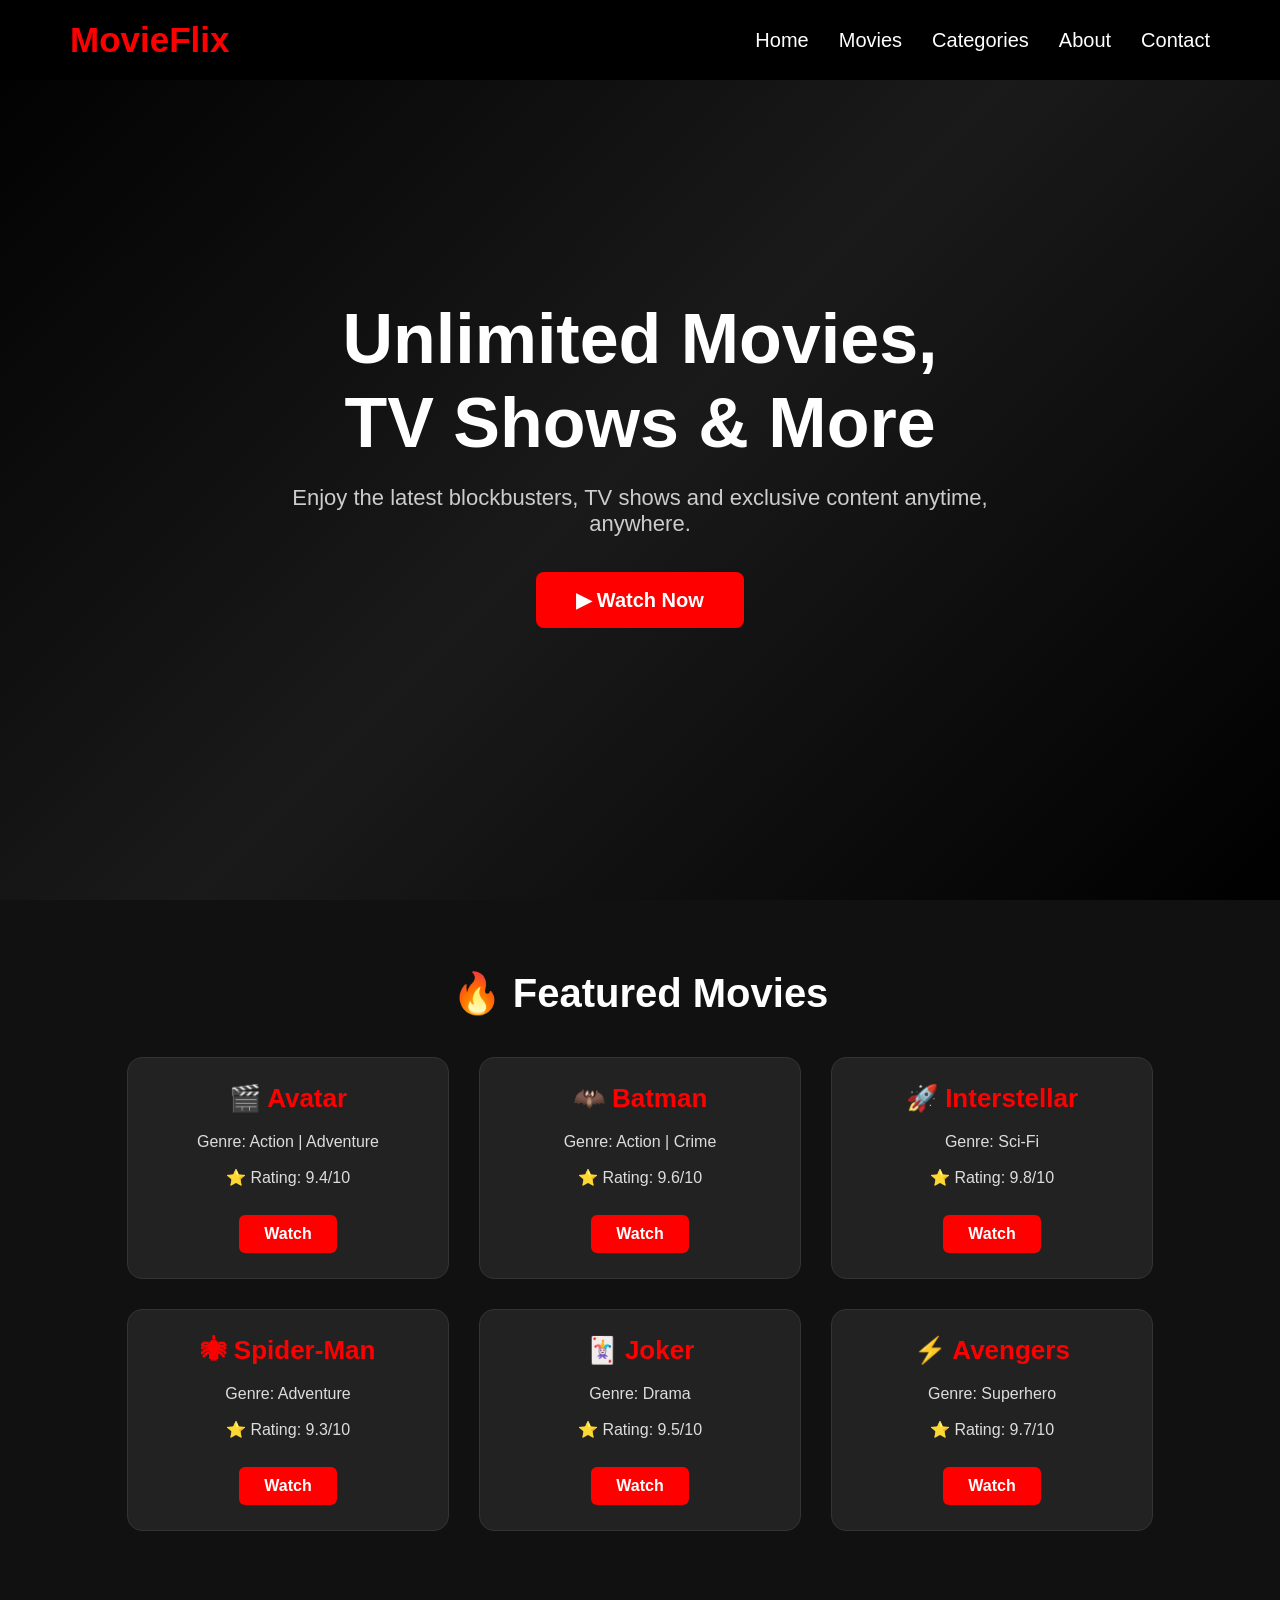
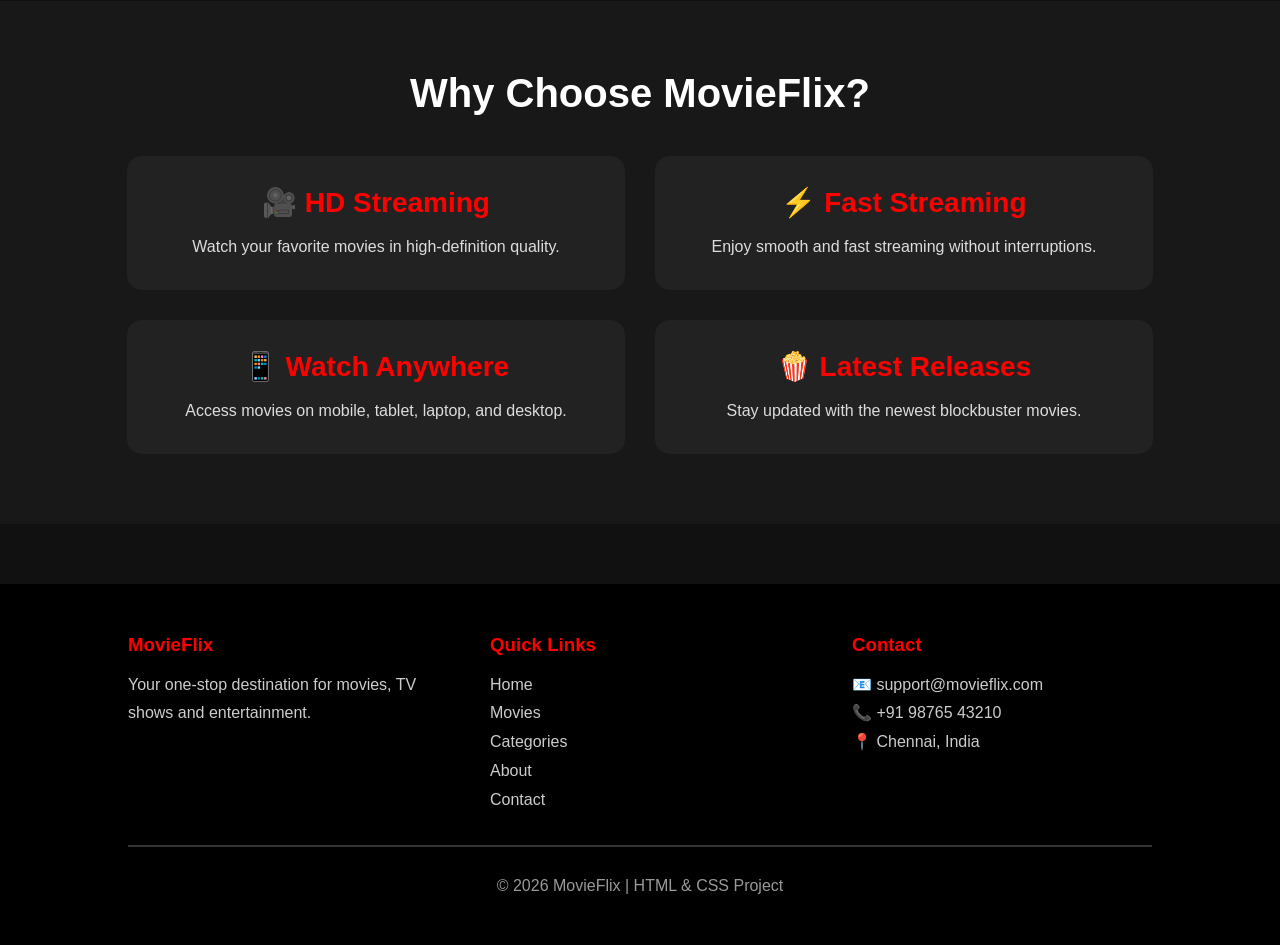
<file: index.html>
<!DOCTYPE html>
<html lang="en">

<head>
    <meta charset="UTF-8">
    <meta name="viewport" content="width=device-width, initial-scale=1.0">
    <title>MovieFlix</title>
    <link rel="stylesheet" href="style.css">
</head>

<body>
    <body>

<header>

<nav>

<h2 class="logo">MovieFlix</h2>

<ul>

<li><a href="index.html">Home</a></li>

<li><a href="movies.html">Movies</a></li>

<li><a href="categories.html">Categories</a></li>

<li><a href="about.html">About</a></li>

<li><a href="contact.html">Contact</a></li>

</ul>

</nav>
<section class="hero">

    <h1>Unlimited Movies,<br>TV Shows & More</h1>

    <p>Enjoy the latest blockbusters, TV shows and exclusive content anytime, anywhere.</p>

    <a href="movies.html" class="btn">▶ Watch Now</a>

</section>

</header>
<!-- Featured Movies -->

<section class="movies">

    <h2>🔥 Featured Movies</h2>

    <div class="movie-container">

        <div class="card">
            <h3>🎬 Avatar</h3>
            <p>Genre: Action | Adventure</p>
            <p>⭐ Rating: 9.4/10</p>
            <a href="movies.html" class="watch-btn">Watch</a>
        </div>

        <div class="card">
            <h3>🦇 Batman</h3>
            <p>Genre: Action | Crime</p>
            <p>⭐ Rating: 9.6/10</p>
            <a href="movies.html" class="watch-btn">Watch</a>
        </div>

        <div class="card">
            <h3>🚀 Interstellar</h3>
            <p>Genre: Sci-Fi</p>
            <p>⭐ Rating: 9.8/10</p>
            <a href="movies.html" class="watch-btn">Watch</a>
        </div>

        <div class="card">
            <h3>🕷 Spider-Man</h3>
            <p>Genre: Adventure</p>
            <p>⭐ Rating: 9.3/10</p>
            <a href="movies.html" class="watch-btn">Watch</a>
        </div>

        <div class="card">
            <h3>🃏 Joker</h3>
            <p>Genre: Drama</p>
            <p>⭐ Rating: 9.5/10</p>
            <a href="movies.html" class="watch-btn">Watch</a>
        </div>

        <div class="card">
            <h3>⚡ Avengers</h3>
            <p>Genre: Superhero</p>
            <p>⭐ Rating: 9.7/10</p>
            <a href="movies.html" class="watch-btn">Watch</a>
        </div>

    </div>

</section>

<!-- Why Choose MovieFlix -->

<section class="features">

    <h2>Why Choose MovieFlix?</h2>

    <div class="feature-container">

        <div class="feature-card">
            <h3>🎥 HD Streaming</h3>
            <p>Watch your favorite movies in high-definition quality.</p>
        </div>

        <div class="feature-card">
            <h3>⚡ Fast Streaming</h3>
            <p>Enjoy smooth and fast streaming without interruptions.</p>
        </div>

        <div class="feature-card">
            <h3>📱 Watch Anywhere</h3>
            <p>Access movies on mobile, tablet, laptop, and desktop.</p>
        </div>

        <div class="feature-card">
            <h3>🍿 Latest Releases</h3>
            <p>Stay updated with the newest blockbuster movies.</p>
        </div>

    </div>

</section>
<!-- Footer -->

<footer>

    <div class="footer-container">

        <div class="footer-box">
            <h3>MovieFlix</h3>
            <p>Your one-stop destination for movies, TV shows and entertainment.</p>
        </div>

        <div class="footer-box">
            <h3>Quick Links</h3>
            <p><a href="index.html">Home</a></p>
            <p><a href="movies.html">Movies</a></p>
            <p><a href="categories.html">Categories</a></p>
            <p><a href="about.html">About</a></p>
            <p><a href="contact.html">Contact</a></p>
        </div>

        <div class="footer-box">
            <h3>Contact</h3>
            <p>📧 support@movieflix.com</p>
            <p>📞 +91 98765 43210</p>
            <p>📍 Chennai, India</p>
        </div>

    </div>

    <hr>

    <p class="copyright">
        © 2026 MovieFlix | HTML & CSS Project
    </p>

</footer>

</body>

</body>

</html>
</file>
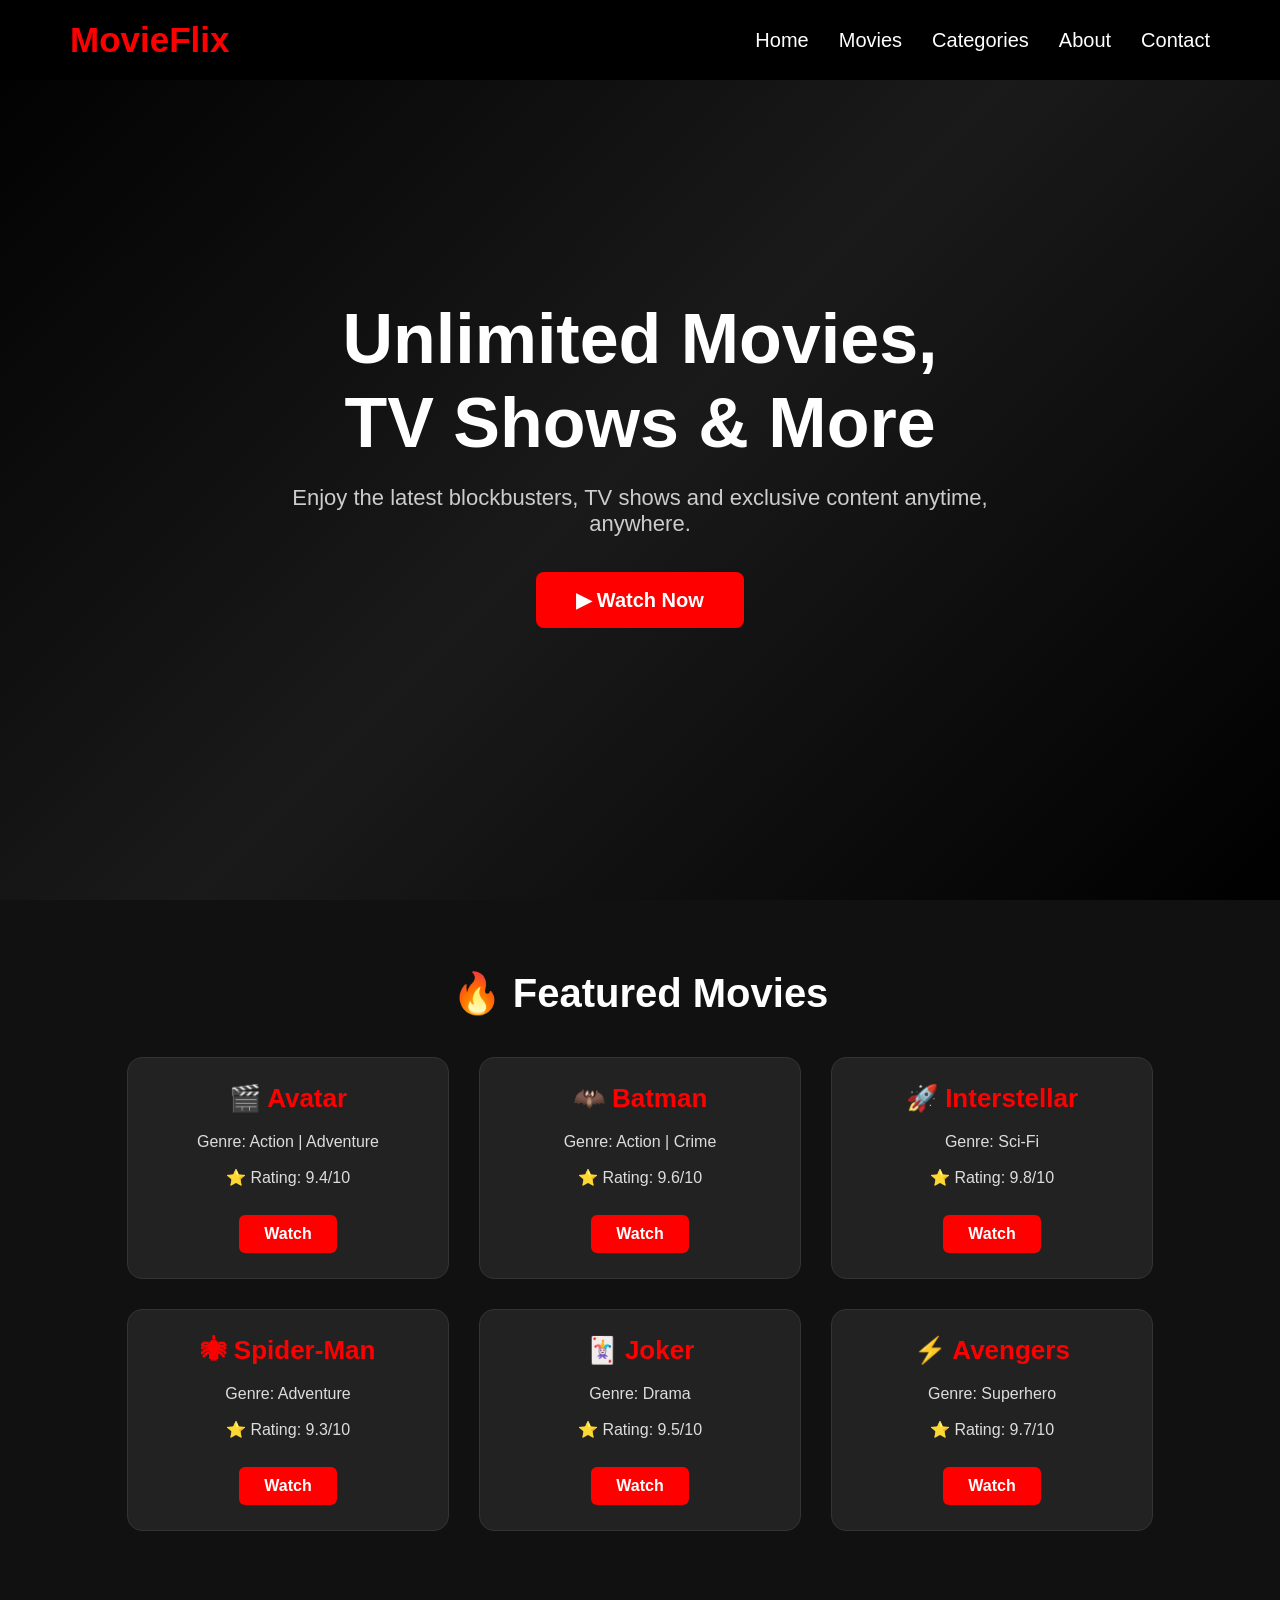
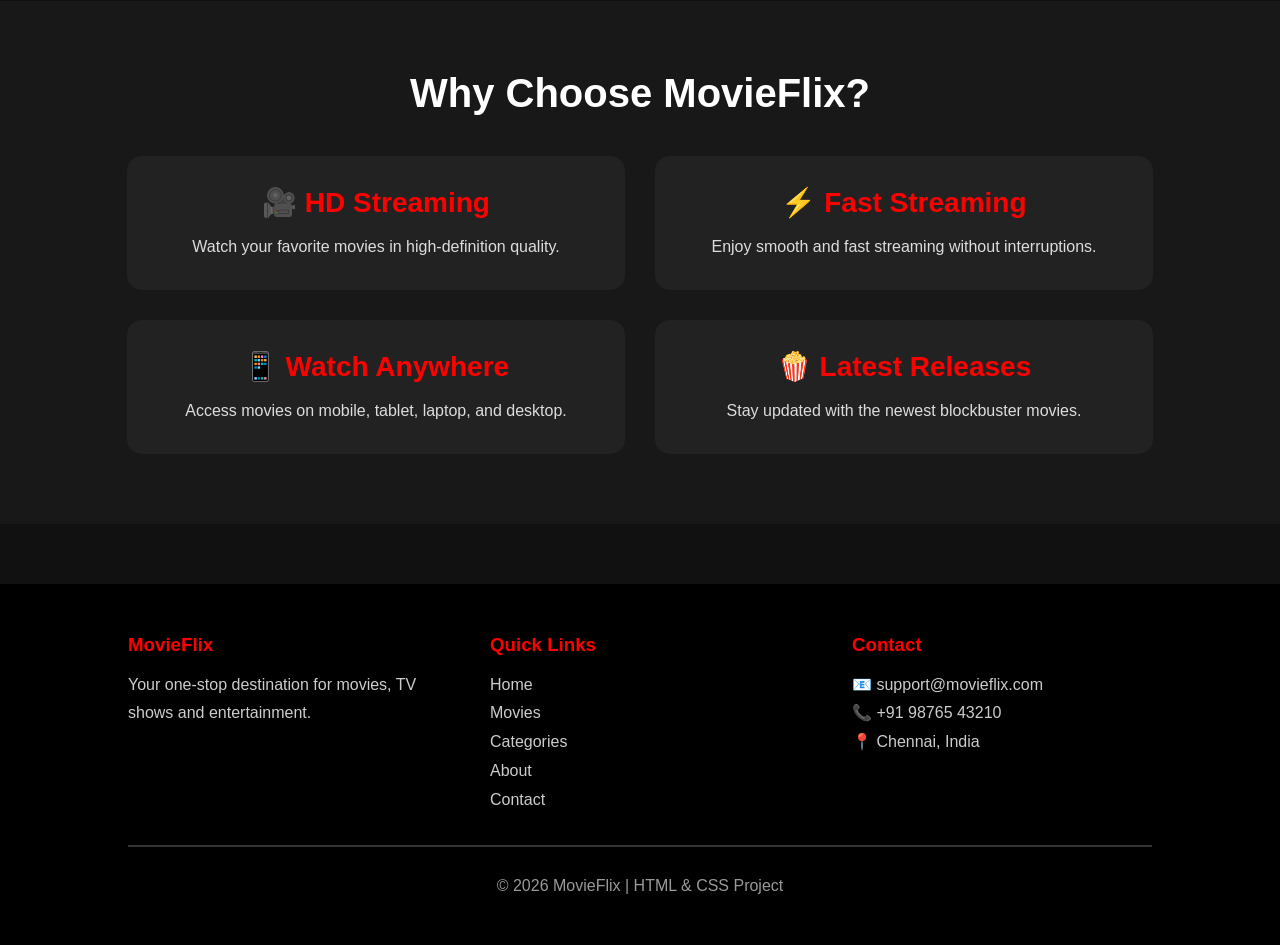
<file: html project/index.html>
<!DOCTYPE html>
<html lang="en">

<head>
    <meta charset="UTF-8">
    <meta name="viewport" content="width=device-width, initial-scale=1.0">
    <title>MovieFlix</title>
    <link rel="stylesheet" href="style.css">
</head>

<body>
    <body>

<header>

<nav>

<h2 class="logo">MovieFlix</h2>

<ul>

<li><a href="index.html">Home</a></li>

<li><a href="movies.html">Movies</a></li>

<li><a href="categories.html">Categories</a></li>

<li><a href="about.html">About</a></li>

<li><a href="contact.html">Contact</a></li>

</ul>

</nav>
<section class="hero">

    <h1>Unlimited Movies,<br>TV Shows & More</h1>

    <p>Enjoy the latest blockbusters, TV shows and exclusive content anytime, anywhere.</p>

    <a href="movies.html" class="btn">▶ Watch Now</a>

</section>

</header>
<!-- Featured Movies -->

<section class="movies">

    <h2>🔥 Featured Movies</h2>

    <div class="movie-container">

        <div class="card">
            <h3>🎬 Avatar</h3>
            <p>Genre: Action | Adventure</p>
            <p>⭐ Rating: 9.4/10</p>
            <a href="movies.html" class="watch-btn">Watch</a>
        </div>

        <div class="card">
            <h3>🦇 Batman</h3>
            <p>Genre: Action | Crime</p>
            <p>⭐ Rating: 9.6/10</p>
            <a href="movies.html" class="watch-btn">Watch</a>
        </div>

        <div class="card">
            <h3>🚀 Interstellar</h3>
            <p>Genre: Sci-Fi</p>
            <p>⭐ Rating: 9.8/10</p>
            <a href="movies.html" class="watch-btn">Watch</a>
        </div>

        <div class="card">
            <h3>🕷 Spider-Man</h3>
            <p>Genre: Adventure</p>
            <p>⭐ Rating: 9.3/10</p>
            <a href="movies.html" class="watch-btn">Watch</a>
        </div>

        <div class="card">
            <h3>🃏 Joker</h3>
            <p>Genre: Drama</p>
            <p>⭐ Rating: 9.5/10</p>
            <a href="movies.html" class="watch-btn">Watch</a>
        </div>

        <div class="card">
            <h3>⚡ Avengers</h3>
            <p>Genre: Superhero</p>
            <p>⭐ Rating: 9.7/10</p>
            <a href="movies.html" class="watch-btn">Watch</a>
        </div>

    </div>

</section>

<!-- Why Choose MovieFlix -->

<section class="features">

    <h2>Why Choose MovieFlix?</h2>

    <div class="feature-container">

        <div class="feature-card">
            <h3>🎥 HD Streaming</h3>
            <p>Watch your favorite movies in high-definition quality.</p>
        </div>

        <div class="feature-card">
            <h3>⚡ Fast Streaming</h3>
            <p>Enjoy smooth and fast streaming without interruptions.</p>
        </div>

        <div class="feature-card">
            <h3>📱 Watch Anywhere</h3>
            <p>Access movies on mobile, tablet, laptop, and desktop.</p>
        </div>

        <div class="feature-card">
            <h3>🍿 Latest Releases</h3>
            <p>Stay updated with the newest blockbuster movies.</p>
        </div>

    </div>

</section>
<!-- Footer -->

<footer>

    <div class="footer-container">

        <div class="footer-box">
            <h3>MovieFlix</h3>
            <p>Your one-stop destination for movies, TV shows and entertainment.</p>
        </div>

        <div class="footer-box">
            <h3>Quick Links</h3>
            <p><a href="index.html">Home</a></p>
            <p><a href="movies.html">Movies</a></p>
            <p><a href="categories.html">Categories</a></p>
            <p><a href="about.html">About</a></p>
            <p><a href="contact.html">Contact</a></p>
        </div>

        <div class="footer-box">
            <h3>Contact</h3>
            <p>📧 support@movieflix.com</p>
            <p>📞 +91 98765 43210</p>
            <p>📍 Chennai, India</p>
        </div>

    </div>

    <hr>

    <p class="copyright">
        © 2026 MovieFlix | HTML & CSS Project
    </p>

</footer>

</body>

</body>

</html>
</file>
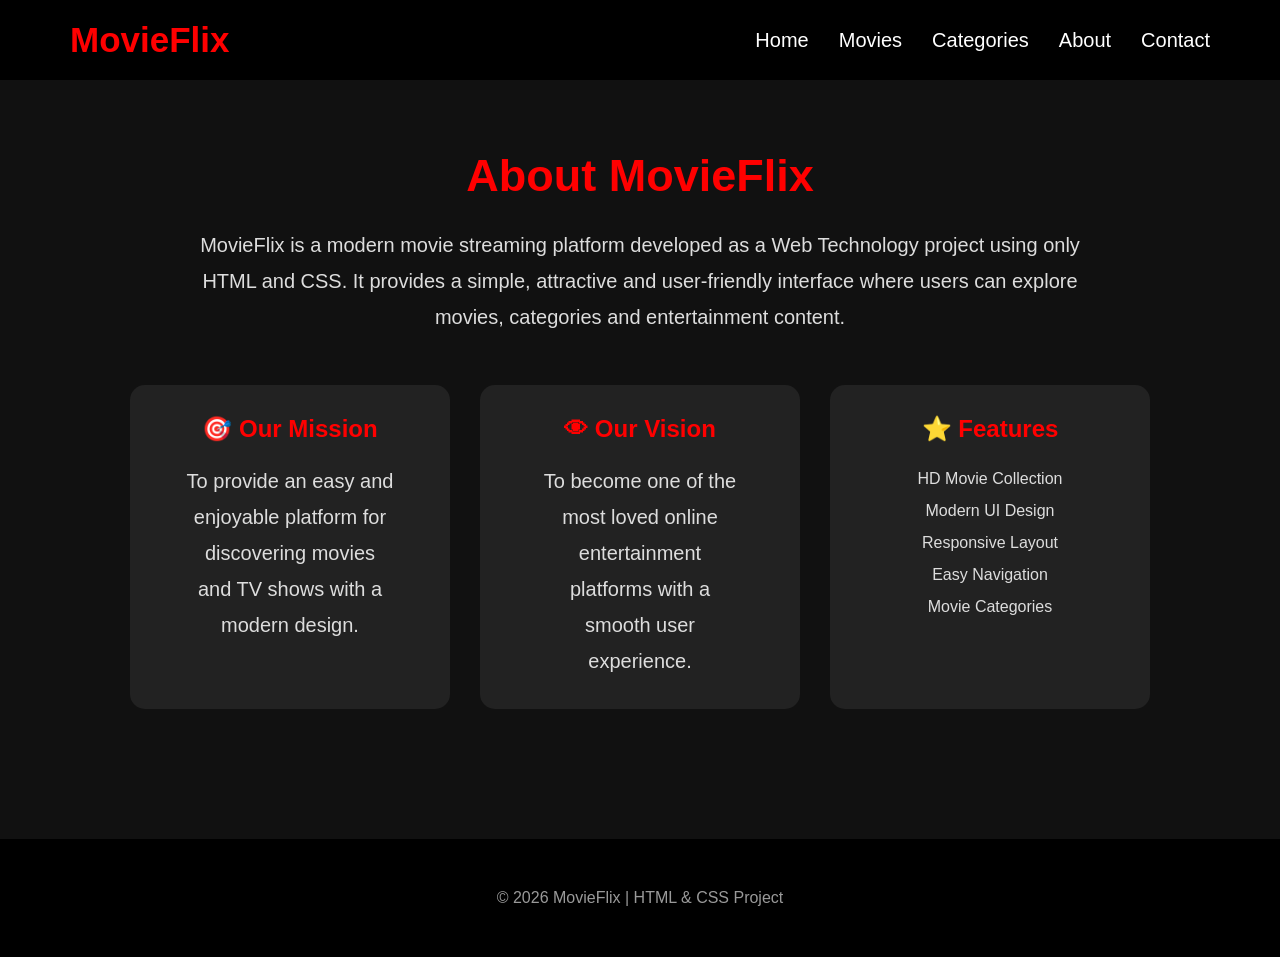
<file: about.html>
<!DOCTYPE html>
<html lang="en">
<head>
    <meta charset="UTF-8">
    <meta name="viewport" content="width=device-width, initial-scale=1.0">
    <title>About - MovieFlix</title>
    <link rel="stylesheet" href="style.css">
</head>
<body>

<nav>

    <h2 class="logo">MovieFlix</h2>

    <ul>
        <li><a href="index.html">Home</a></li>
        <li><a href="movies.html">Movies</a></li>
        <li><a href="categories.html">Categories</a></li>
        <li><a href="about.html">About</a></li>
        <li><a href="contact.html">Contact</a></li>
    </ul>

</nav>

<section class="about">

    <h1>About MovieFlix</h1>

    <p>
        MovieFlix is a modern movie streaming platform developed as a Web Technology
        project using only HTML and CSS. It provides a simple, attractive and
        user-friendly interface where users can explore movies, categories and
        entertainment content.
    </p>

    <div class="about-container">

        <div class="about-card">
            <h2>🎯 Our Mission</h2>
            <p>
                To provide an easy and enjoyable platform for discovering movies
                and TV shows with a modern design.
            </p>
        </div>

        <div class="about-card">
            <h2>👁 Our Vision</h2>
            <p>
                To become one of the most loved online entertainment platforms
                with a smooth user experience.
            </p>
        </div>

        <div class="about-card">
            <h2>⭐ Features</h2>
            <ul>
                <li>HD Movie Collection</li>
                <li>Modern UI Design</li>
                <li>Responsive Layout</li>
                <li>Easy Navigation</li>
                <li>Movie Categories</li>
            </ul>
        </div>

    </div>

</section>

<footer>

    <p class="copyright">
        © 2026 MovieFlix | HTML & CSS Project
    </p>

</footer>

</body>
</html>
</file>
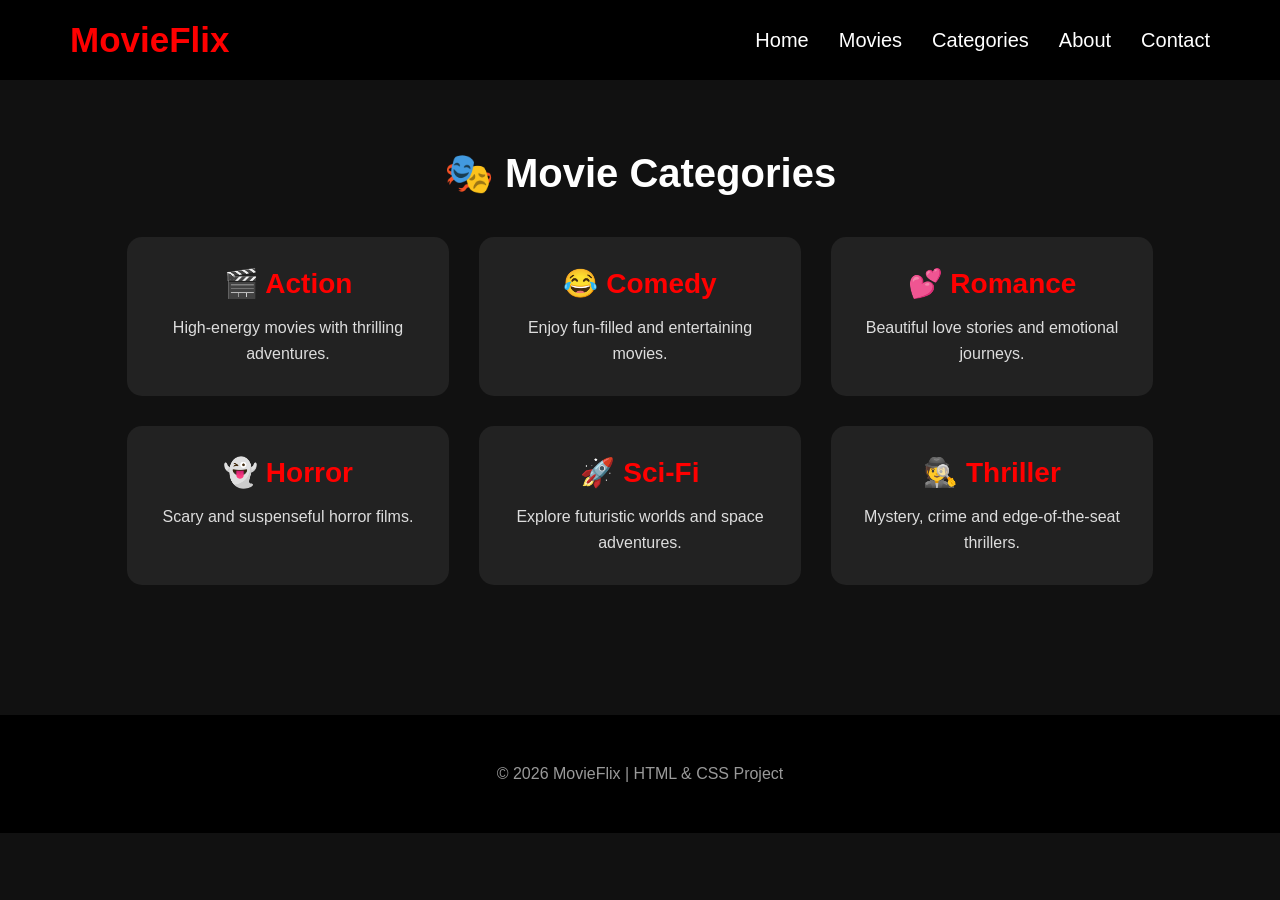
<file: categories.html>
<!DOCTYPE html>
<html lang="en">
<head>
    <meta charset="UTF-8">
    <meta name="viewport" content="width=device-width, initial-scale=1.0">
    <title>Categories - MovieFlix</title>
    <link rel="stylesheet" href="style.css">
</head>
<body>

<nav>

    <h2 class="logo">MovieFlix</h2>

    <ul>
        <li><a href="index.html">Home</a></li>
        <li><a href="movies.html">Movies</a></li>
        <li><a href="categories.html">Categories</a></li>
        <li><a href="about.html">About</a></li>
        <li><a href="contact.html">Contact</a></li>
    </ul>

</nav>

<section class="categories-page">

    <h2>🎭 Movie Categories</h2>

    <div class="category-grid">

        <div class="category-card">
            <h3>🎬 Action</h3>
            <p>High-energy movies with thrilling adventures.</p>
        </div>

        <div class="category-card">
            <h3>😂 Comedy</h3>
            <p>Enjoy fun-filled and entertaining movies.</p>
        </div>

        <div class="category-card">
            <h3>💕 Romance</h3>
            <p>Beautiful love stories and emotional journeys.</p>
        </div>

        <div class="category-card">
            <h3>👻 Horror</h3>
            <p>Scary and suspenseful horror films.</p>
        </div>

        <div class="category-card">
            <h3>🚀 Sci-Fi</h3>
            <p>Explore futuristic worlds and space adventures.</p>
        </div>

        <div class="category-card">
            <h3>🕵 Thriller</h3>
            <p>Mystery, crime and edge-of-the-seat thrillers.</p>
        </div>

    </div>

</section>

<footer>

    <p class="copyright">
        © 2026 MovieFlix | HTML & CSS Project
    </p>

</footer>

</body>
</html>
</file>
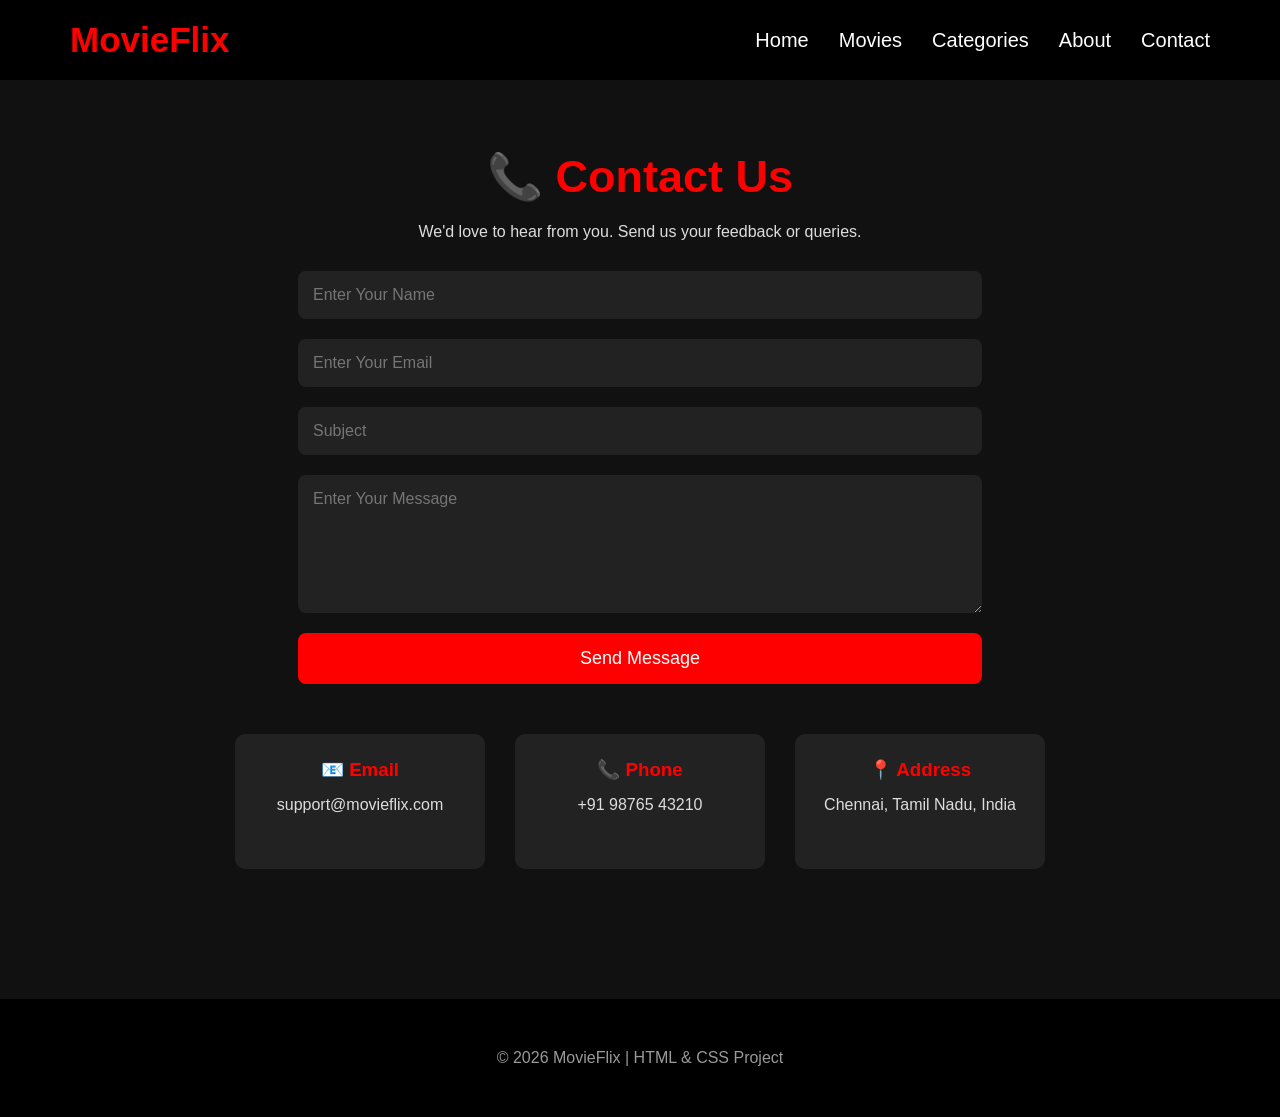
<file: contact.html>
<!DOCTYPE html>
<html lang="en">
<head>
    <meta charset="UTF-8">
    <meta name="viewport" content="width=device-width, initial-scale=1.0">
    <title>Contact - MovieFlix</title>
    <link rel="stylesheet" href="style.css">
</head>
<body>

<nav>

    <h2 class="logo">MovieFlix</h2>

    <ul>
        <li><a href="index.html">Home</a></li>
        <li><a href="movies.html">Movies</a></li>
        <li><a href="categories.html">Categories</a></li>
        <li><a href="about.html">About</a></li>
        <li><a href="contact.html">Contact</a></li>
    </ul>

</nav>

<section class="contact-page">

    <h1>📞 Contact Us</h1>

    <p>We'd love to hear from you. Send us your feedback or queries.</p>

    <form>

        <input type="text" placeholder="Enter Your Name" required>

        <input type="email" placeholder="Enter Your Email" required>

        <input type="text" placeholder="Subject">

        <textarea rows="6" placeholder="Enter Your Message"></textarea>

        <button type="submit">Send Message</button>

    </form>

    <div class="contact-info">

        <div class="info-box">
            <h3>📧 Email</h3>
            <p>support@movieflix.com</p>
        </div>

        <div class="info-box">
            <h3>📞 Phone</h3>
            <p>+91 98765 43210</p>
        </div>

        <div class="info-box">
            <h3>📍 Address</h3>
            <p>Chennai, Tamil Nadu, India</p>
        </div>

    </div>

</section>

<footer>
    <p class="copyright">
        © 2026 MovieFlix | HTML & CSS Project
    </p>
</footer>

</body>
</html>
</file>
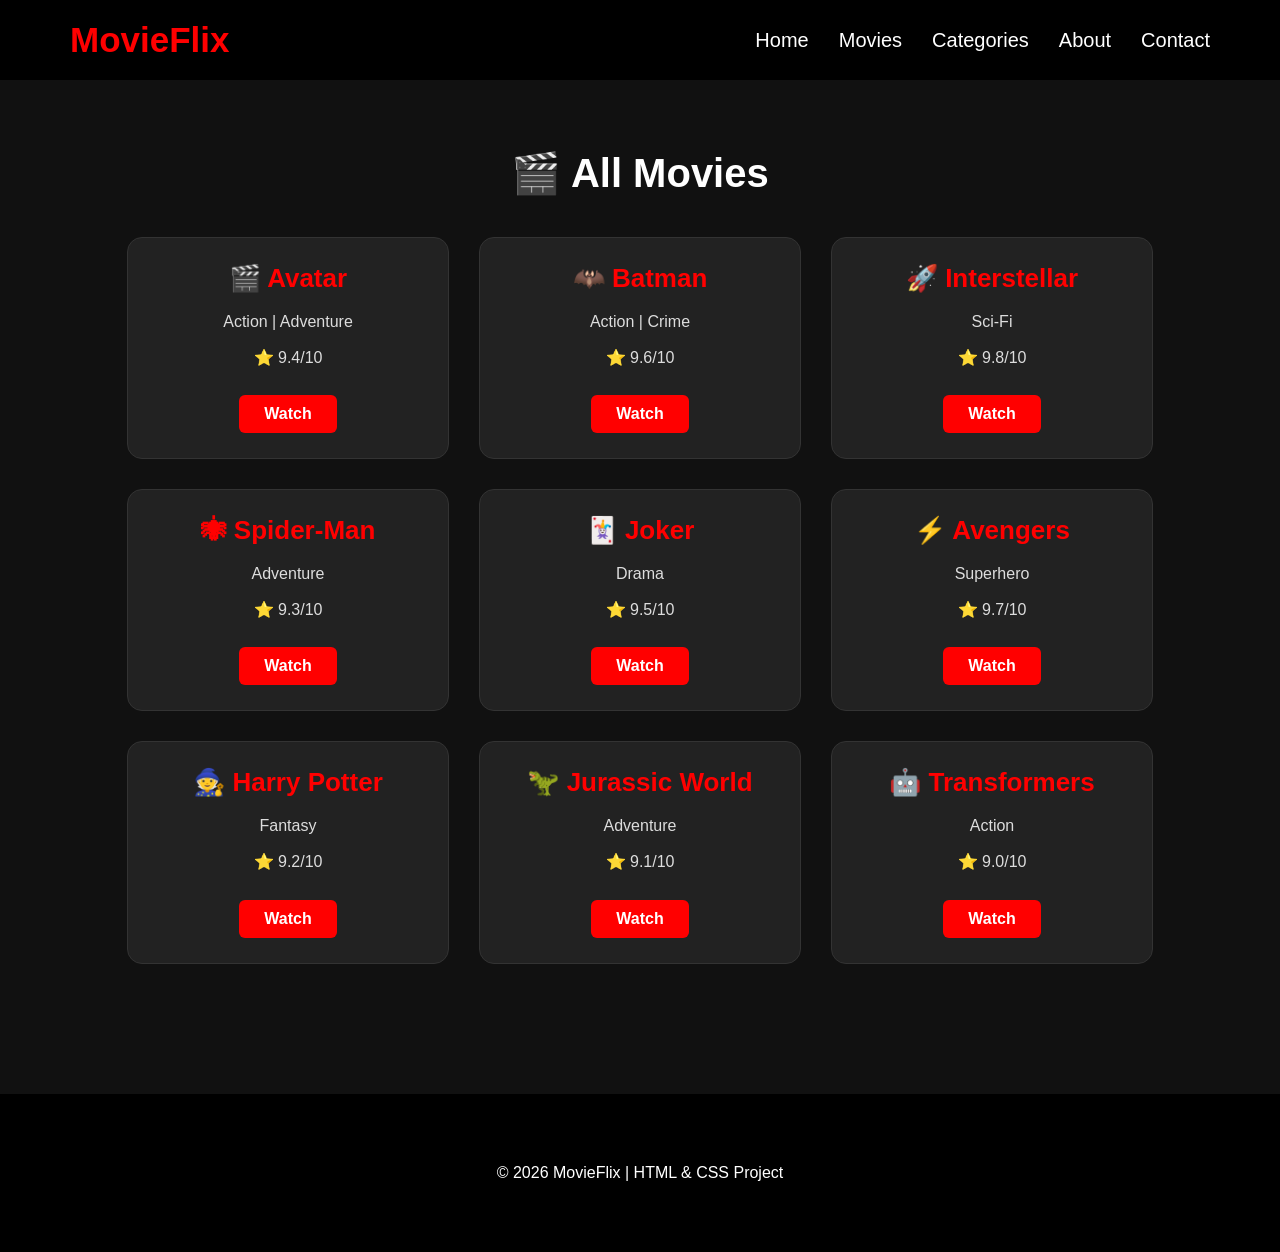
<file: movies.html>
<!DOCTYPE html>
<html lang="en">
<head>
    <meta charset="UTF-8">
    <meta name="viewport" content="width=device-width, initial-scale=1.0">
    <title>Movies - MovieFlix</title>
    <link rel="stylesheet" href="style.css">
</head>

<body>

<nav>

    <h2 class="logo">MovieFlix</h2>

    <ul>
        <li><a href="index.html">Home</a></li>
        <li><a href="movies.html">Movies</a></li>
        <li><a href="categories.html">Categories</a></li>
        <li><a href="about.html">About</a></li>
        <li><a href="contact.html">Contact</a></li>
    </ul>

</nav>

<section class="movies">

    <h2>🎬 All Movies</h2>

    <div class="movie-container">

        <div class="card">
            <h3>🎬 Avatar</h3>
            <p>Action | Adventure</p>
            <p>⭐ 9.4/10</p>
            <a href="#" class="watch-btn">Watch</a>
        </div>

        <div class="card">
            <h3>🦇 Batman</h3>
            <p>Action | Crime</p>
            <p>⭐ 9.6/10</p>
            <a href="#" class="watch-btn">Watch</a>
        </div>

        <div class="card">
            <h3>🚀 Interstellar</h3>
            <p>Sci-Fi</p>
            <p>⭐ 9.8/10</p>
            <a href="#" class="watch-btn">Watch</a>
        </div>

        <div class="card">
            <h3>🕷 Spider-Man</h3>
            <p>Adventure</p>
            <p>⭐ 9.3/10</p>
            <a href="#" class="watch-btn">Watch</a>
        </div>

        <div class="card">
            <h3>🃏 Joker</h3>
            <p>Drama</p>
            <p>⭐ 9.5/10</p>
            <a href="#" class="watch-btn">Watch</a>
        </div>

        <div class="card">
            <h3>⚡ Avengers</h3>
            <p>Superhero</p>
            <p>⭐ 9.7/10</p>
            <a href="#" class="watch-btn">Watch</a>
        </div>

        <div class="card">
            <h3>🧙 Harry Potter</h3>
            <p>Fantasy</p>
            <p>⭐ 9.2/10</p>
            <a href="#" class="watch-btn">Watch</a>
        </div>

        <div class="card">
            <h3>🦖 Jurassic World</h3>
            <p>Adventure</p>
            <p>⭐ 9.1/10</p>
            <a href="#" class="watch-btn">Watch</a>
        </div>

        <div class="card">
            <h3>🤖 Transformers</h3>
            <p>Action</p>
            <p>⭐ 9.0/10</p>
            <a href="#" class="watch-btn">Watch</a>
        </div>

    </div>

</section>

<footer>

    <p style="text-align:center; padding:20px;">
        © 2026 MovieFlix | HTML & CSS Project
    </p>

</footer>

</body>
</html>
</file>
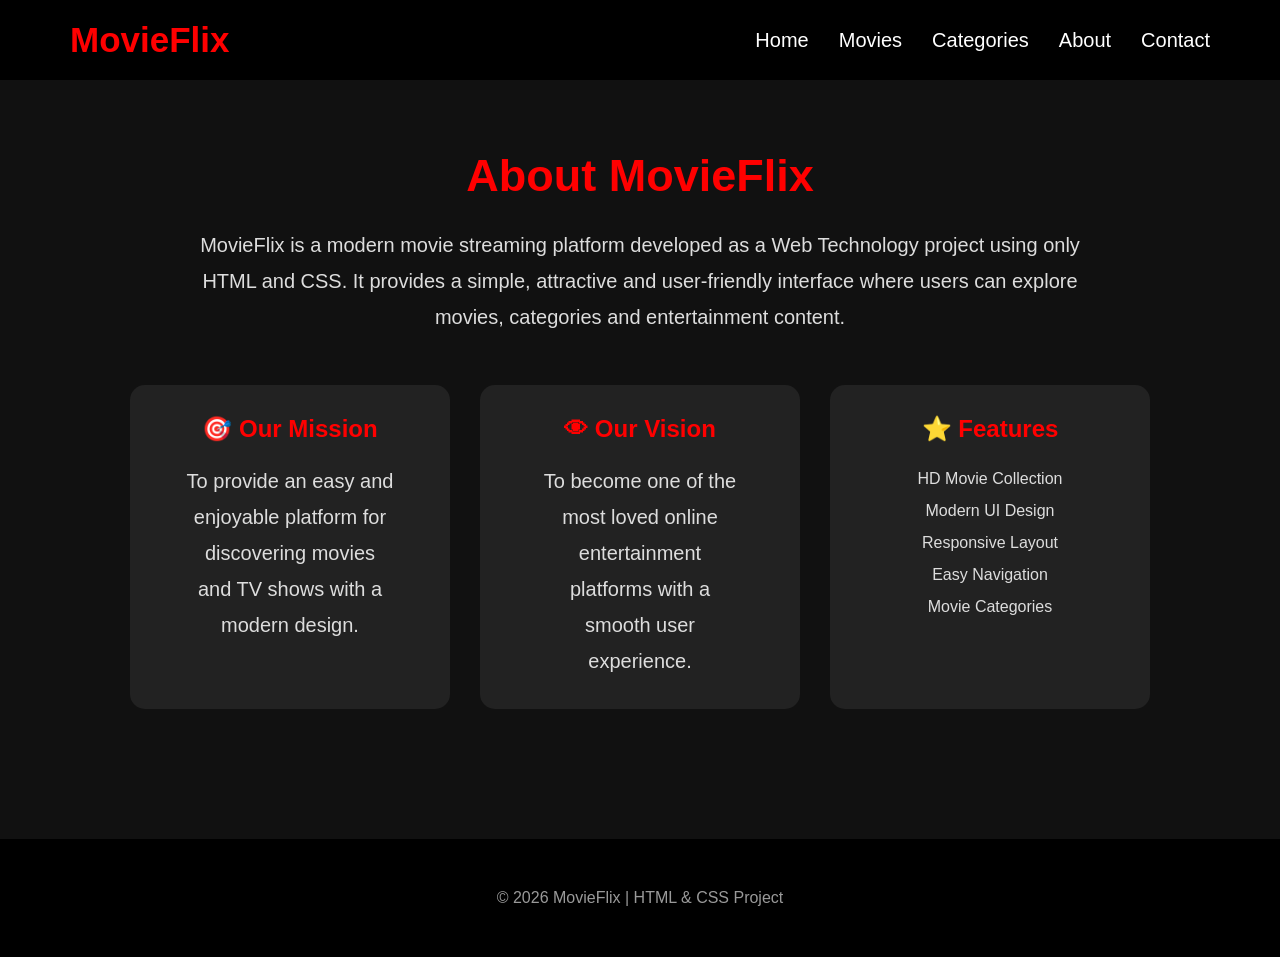
<file: html project/about.html>
<!DOCTYPE html>
<html lang="en">
<head>
    <meta charset="UTF-8">
    <meta name="viewport" content="width=device-width, initial-scale=1.0">
    <title>About - MovieFlix</title>
    <link rel="stylesheet" href="style.css">
</head>
<body>

<nav>

    <h2 class="logo">MovieFlix</h2>

    <ul>
        <li><a href="index.html">Home</a></li>
        <li><a href="movies.html">Movies</a></li>
        <li><a href="categories.html">Categories</a></li>
        <li><a href="about.html">About</a></li>
        <li><a href="contact.html">Contact</a></li>
    </ul>

</nav>

<section class="about">

    <h1>About MovieFlix</h1>

    <p>
        MovieFlix is a modern movie streaming platform developed as a Web Technology
        project using only HTML and CSS. It provides a simple, attractive and
        user-friendly interface where users can explore movies, categories and
        entertainment content.
    </p>

    <div class="about-container">

        <div class="about-card">
            <h2>🎯 Our Mission</h2>
            <p>
                To provide an easy and enjoyable platform for discovering movies
                and TV shows with a modern design.
            </p>
        </div>

        <div class="about-card">
            <h2>👁 Our Vision</h2>
            <p>
                To become one of the most loved online entertainment platforms
                with a smooth user experience.
            </p>
        </div>

        <div class="about-card">
            <h2>⭐ Features</h2>
            <ul>
                <li>HD Movie Collection</li>
                <li>Modern UI Design</li>
                <li>Responsive Layout</li>
                <li>Easy Navigation</li>
                <li>Movie Categories</li>
            </ul>
        </div>

    </div>

</section>

<footer>

    <p class="copyright">
        © 2026 MovieFlix | HTML & CSS Project
    </p>

</footer>

</body>
</html>
</file>
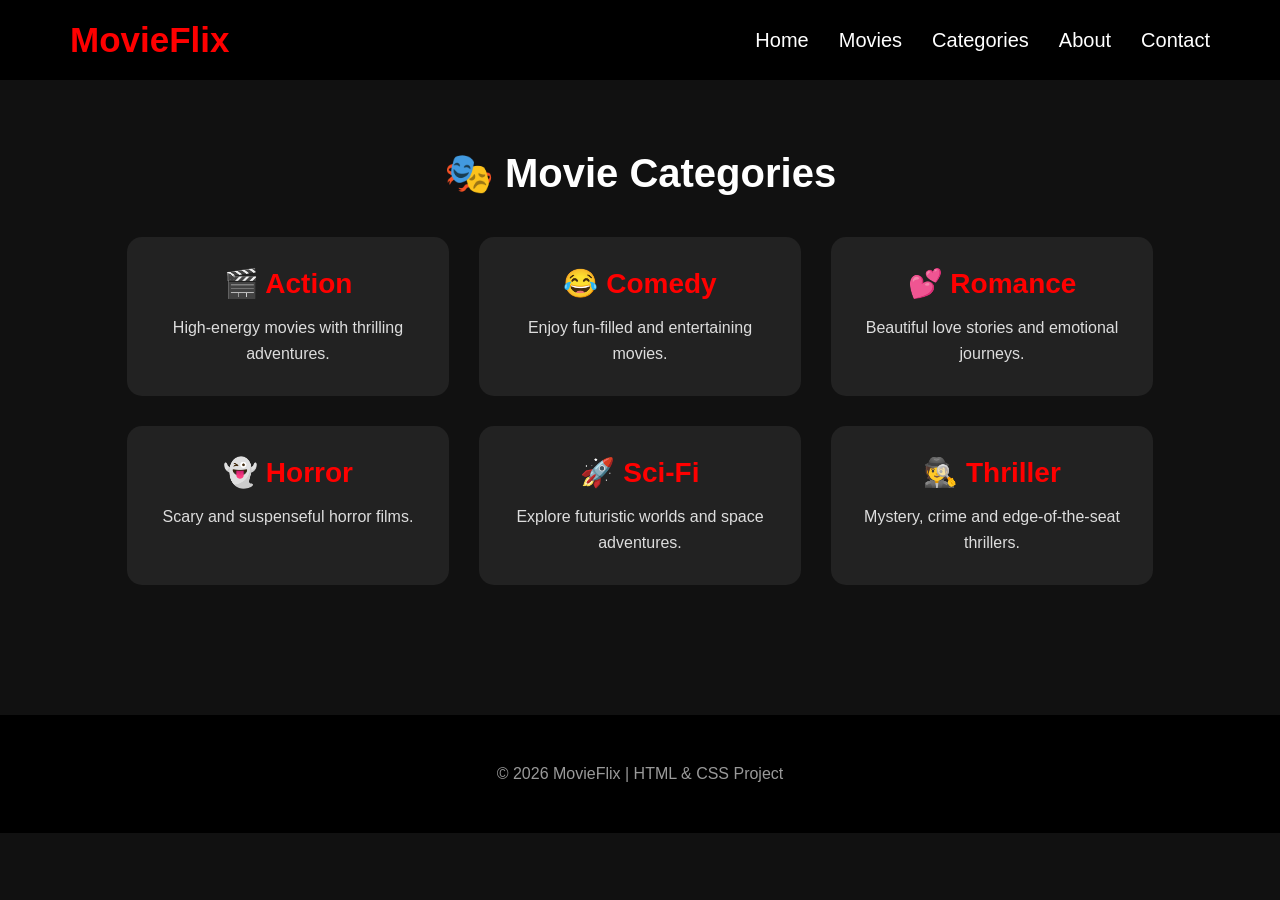
<file: html project/categories.html>
<!DOCTYPE html>
<html lang="en">
<head>
    <meta charset="UTF-8">
    <meta name="viewport" content="width=device-width, initial-scale=1.0">
    <title>Categories - MovieFlix</title>
    <link rel="stylesheet" href="style.css">
</head>
<body>

<nav>

    <h2 class="logo">MovieFlix</h2>

    <ul>
        <li><a href="index.html">Home</a></li>
        <li><a href="movies.html">Movies</a></li>
        <li><a href="categories.html">Categories</a></li>
        <li><a href="about.html">About</a></li>
        <li><a href="contact.html">Contact</a></li>
    </ul>

</nav>

<section class="categories-page">

    <h2>🎭 Movie Categories</h2>

    <div class="category-grid">

        <div class="category-card">
            <h3>🎬 Action</h3>
            <p>High-energy movies with thrilling adventures.</p>
        </div>

        <div class="category-card">
            <h3>😂 Comedy</h3>
            <p>Enjoy fun-filled and entertaining movies.</p>
        </div>

        <div class="category-card">
            <h3>💕 Romance</h3>
            <p>Beautiful love stories and emotional journeys.</p>
        </div>

        <div class="category-card">
            <h3>👻 Horror</h3>
            <p>Scary and suspenseful horror films.</p>
        </div>

        <div class="category-card">
            <h3>🚀 Sci-Fi</h3>
            <p>Explore futuristic worlds and space adventures.</p>
        </div>

        <div class="category-card">
            <h3>🕵 Thriller</h3>
            <p>Mystery, crime and edge-of-the-seat thrillers.</p>
        </div>

    </div>

</section>

<footer>

    <p class="copyright">
        © 2026 MovieFlix | HTML & CSS Project
    </p>

</footer>

</body>
</html>
</file>
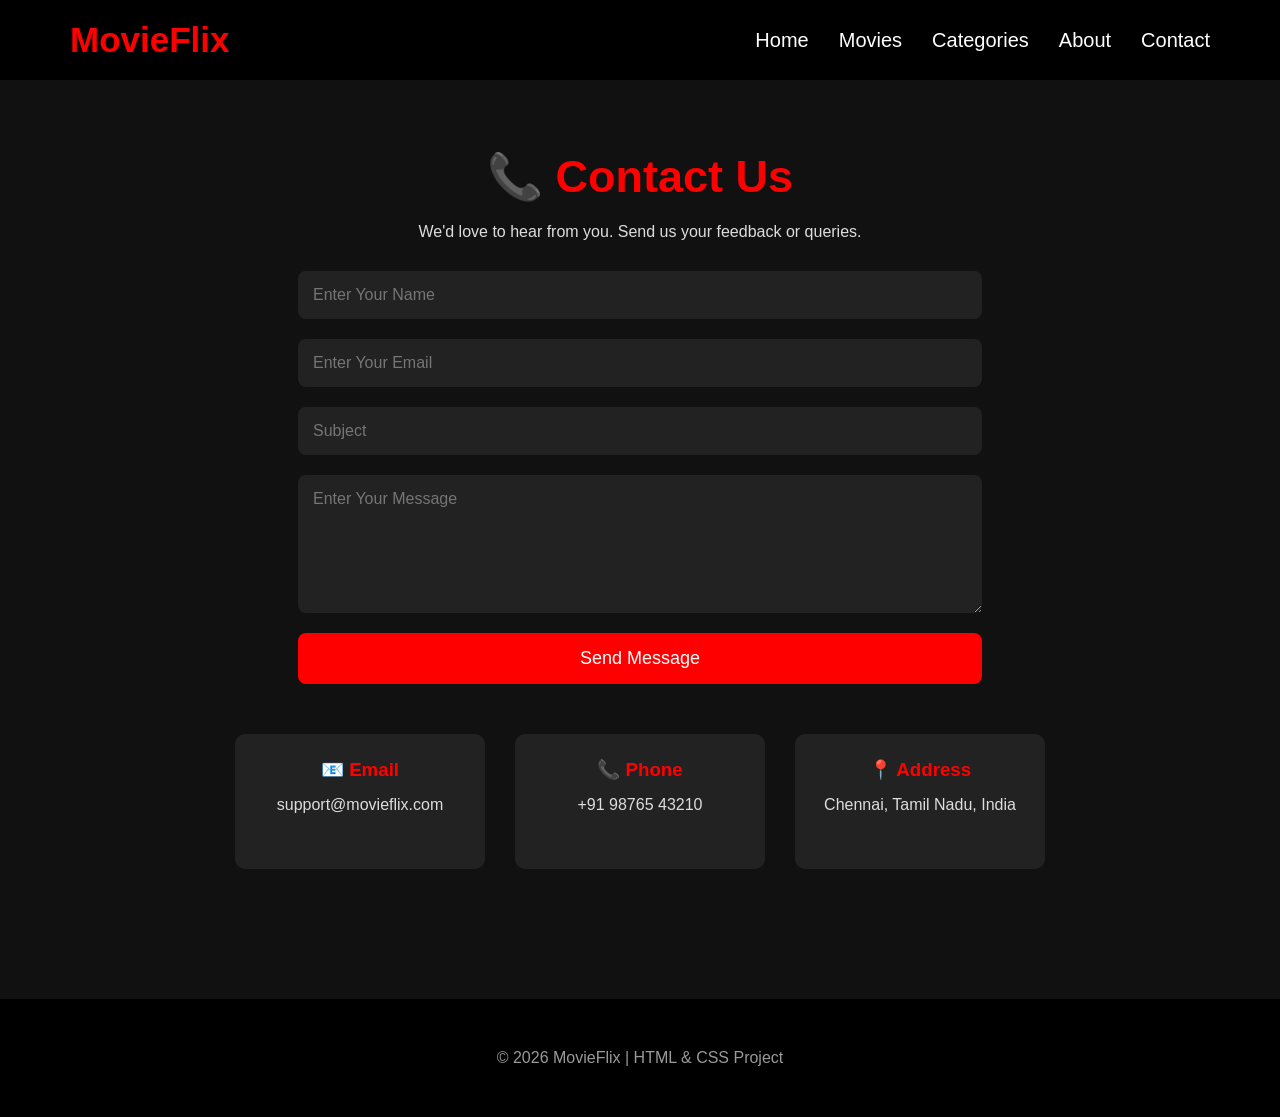
<file: html project/contact.html>
<!DOCTYPE html>
<html lang="en">
<head>
    <meta charset="UTF-8">
    <meta name="viewport" content="width=device-width, initial-scale=1.0">
    <title>Contact - MovieFlix</title>
    <link rel="stylesheet" href="style.css">
</head>
<body>

<nav>

    <h2 class="logo">MovieFlix</h2>

    <ul>
        <li><a href="index.html">Home</a></li>
        <li><a href="movies.html">Movies</a></li>
        <li><a href="categories.html">Categories</a></li>
        <li><a href="about.html">About</a></li>
        <li><a href="contact.html">Contact</a></li>
    </ul>

</nav>

<section class="contact-page">

    <h1>📞 Contact Us</h1>

    <p>We'd love to hear from you. Send us your feedback or queries.</p>

    <form>

        <input type="text" placeholder="Enter Your Name" required>

        <input type="email" placeholder="Enter Your Email" required>

        <input type="text" placeholder="Subject">

        <textarea rows="6" placeholder="Enter Your Message"></textarea>

        <button type="submit">Send Message</button>

    </form>

    <div class="contact-info">

        <div class="info-box">
            <h3>📧 Email</h3>
            <p>support@movieflix.com</p>
        </div>

        <div class="info-box">
            <h3>📞 Phone</h3>
            <p>+91 98765 43210</p>
        </div>

        <div class="info-box">
            <h3>📍 Address</h3>
            <p>Chennai, Tamil Nadu, India</p>
        </div>

    </div>

</section>

<footer>
    <p class="copyright">
        © 2026 MovieFlix | HTML & CSS Project
    </p>
</footer>

</body>
</html>
</file>
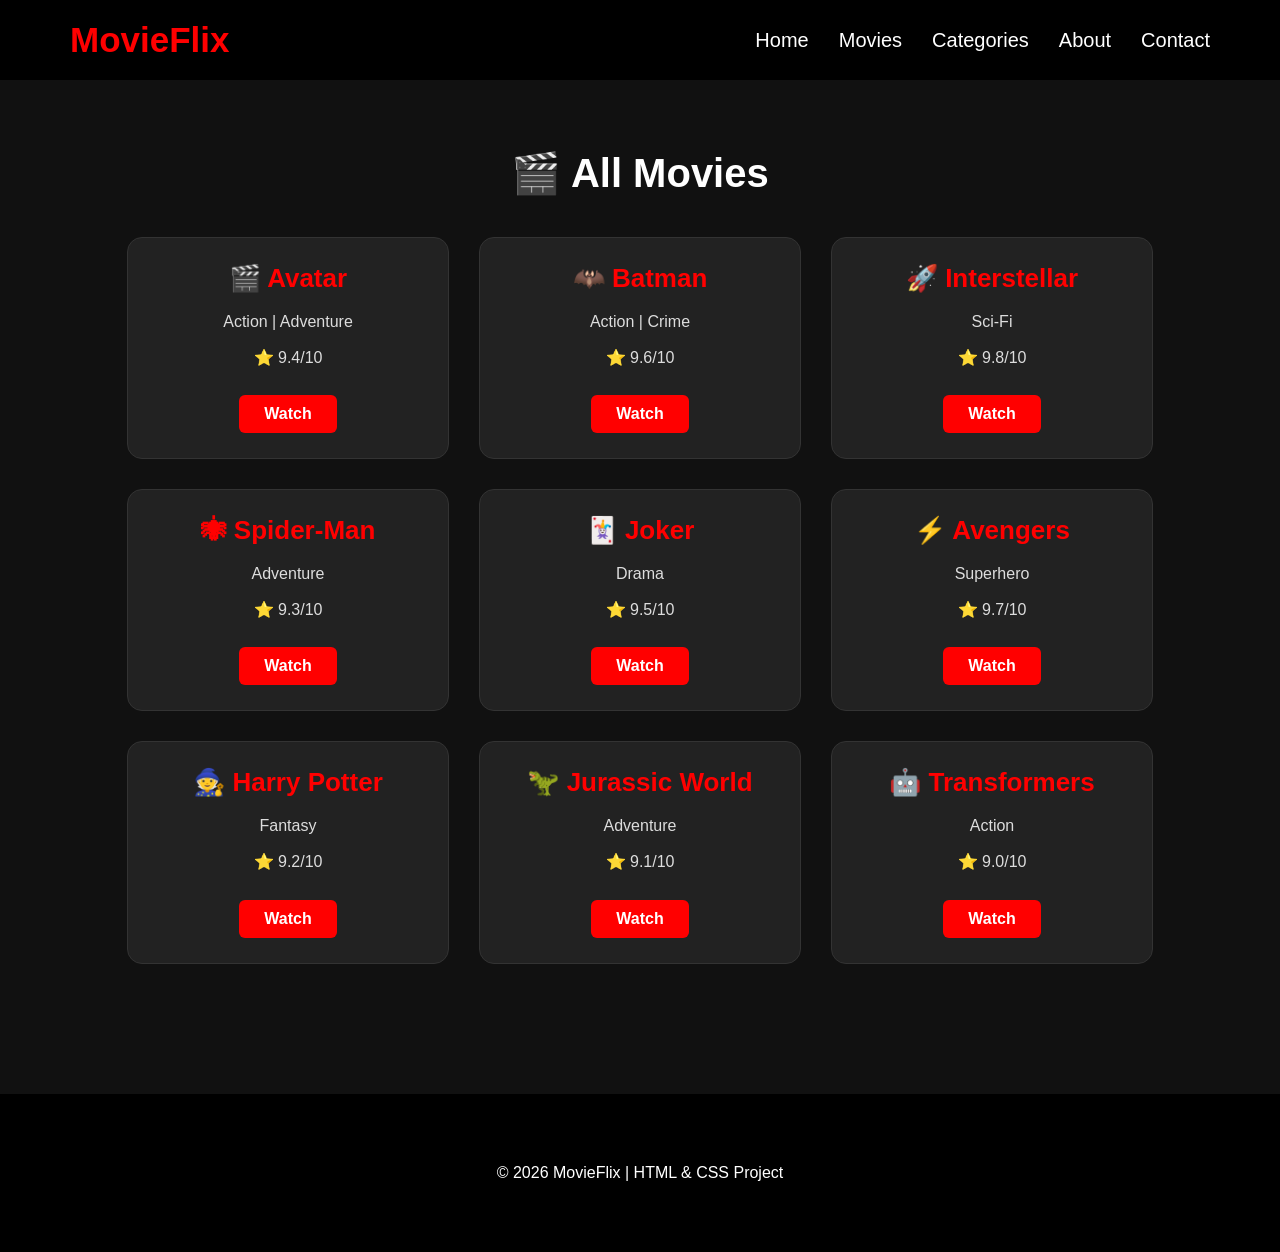
<file: html project/movies.html>
<!DOCTYPE html>
<html lang="en">
<head>
    <meta charset="UTF-8">
    <meta name="viewport" content="width=device-width, initial-scale=1.0">
    <title>Movies - MovieFlix</title>
    <link rel="stylesheet" href="style.css">
</head>

<body>

<nav>

    <h2 class="logo">MovieFlix</h2>

    <ul>
        <li><a href="index.html">Home</a></li>
        <li><a href="movies.html">Movies</a></li>
        <li><a href="categories.html">Categories</a></li>
        <li><a href="about.html">About</a></li>
        <li><a href="contact.html">Contact</a></li>
    </ul>

</nav>

<section class="movies">

    <h2>🎬 All Movies</h2>

    <div class="movie-container">

        <div class="card">
            <h3>🎬 Avatar</h3>
            <p>Action | Adventure</p>
            <p>⭐ 9.4/10</p>
            <a href="#" class="watch-btn">Watch</a>
        </div>

        <div class="card">
            <h3>🦇 Batman</h3>
            <p>Action | Crime</p>
            <p>⭐ 9.6/10</p>
            <a href="#" class="watch-btn">Watch</a>
        </div>

        <div class="card">
            <h3>🚀 Interstellar</h3>
            <p>Sci-Fi</p>
            <p>⭐ 9.8/10</p>
            <a href="#" class="watch-btn">Watch</a>
        </div>

        <div class="card">
            <h3>🕷 Spider-Man</h3>
            <p>Adventure</p>
            <p>⭐ 9.3/10</p>
            <a href="#" class="watch-btn">Watch</a>
        </div>

        <div class="card">
            <h3>🃏 Joker</h3>
            <p>Drama</p>
            <p>⭐ 9.5/10</p>
            <a href="#" class="watch-btn">Watch</a>
        </div>

        <div class="card">
            <h3>⚡ Avengers</h3>
            <p>Superhero</p>
            <p>⭐ 9.7/10</p>
            <a href="#" class="watch-btn">Watch</a>
        </div>

        <div class="card">
            <h3>🧙 Harry Potter</h3>
            <p>Fantasy</p>
            <p>⭐ 9.2/10</p>
            <a href="#" class="watch-btn">Watch</a>
        </div>

        <div class="card">
            <h3>🦖 Jurassic World</h3>
            <p>Adventure</p>
            <p>⭐ 9.1/10</p>
            <a href="#" class="watch-btn">Watch</a>
        </div>

        <div class="card">
            <h3>🤖 Transformers</h3>
            <p>Action</p>
            <p>⭐ 9.0/10</p>
            <a href="#" class="watch-btn">Watch</a>
        </div>

    </div>

</section>

<footer>

    <p style="text-align:center; padding:20px;">
        © 2026 MovieFlix | HTML & CSS Project
    </p>

</footer>

</body>
</html>
</file>
<file: style.css>
*{
    margin:0;
    padding:0;
    box-sizing:border-box;
    font-family:Arial, Helvetica, sans-serif;
}

body{
    background:#111;
}

nav{

    background:#000;

    display:flex;

    justify-content:space-between;

    align-items:center;

    padding:20px 70px;

}

.logo{

    color:red;

    font-size:35px;

}

nav ul{

    display:flex;

    list-style:none;

}

nav ul li{

    margin-left:30px;

}

nav ul li a{

    text-decoration:none;

    color:white;

    font-size:20px;

}

nav ul li a:hover{

    color:red;

}
header{
    height:100vh;
    background:linear-gradient(135deg,#000000,#1a1a1a,#000000);
}

.hero{
    height:85vh;
    display:flex;
    flex-direction:column;
    justify-content:center;
    align-items:center;
    text-align:center;
    padding:20px;
}

.hero h1{
    font-size:70px;
    color:white;
    margin-bottom:20px;
    line-height:1.2;
}

.hero p{
    font-size:22px;
    color:#cccccc;
    width:60%;
    margin-bottom:35px;
}

.btn{
    text-decoration:none;
    background:red;
    color:white;
    padding:16px 40px;
    border-radius:8px;
    font-size:20px;
    font-weight:bold;
    transition:0.3s;
}

.btn:hover{
    background:#c40000;
    transform:scale(1.05);
}
/* Featured Movies */

.movies{
    padding:70px;
    background:#111;
}

.movies h2{
    text-align:center;
    font-size:40px;
    color:white;
    margin-bottom:40px;
}

.movie-container{
    display:grid;
    grid-template-columns:repeat(auto-fit, minmax(250px, 1fr));
    gap:30px;
    width:90%;
    margin:auto;
}
.card{
    background:#222;
    padding:25px;
    border-radius:15px;
    text-align:center;
    border:1px solid #333;
    transition:0.3s;
    min-height:220px;
}
.card p{
    color:#ddd;
    margin:10px 0;
    line-height:1.6;
}

.card:hover{
    transform:translateY(-10px);
    box-shadow:0 0 20px rgba(255,0,0,0.5);
}

.card h3{
    color:red;
    margin-bottom:15px;
    font-size:26px;
}

.card p{
    color:#ddd;
    margin:10px 0;
}

.watch-btn{
    display:inline-block;
    margin-top:15px;
    text-decoration:none;
    background:red;
    color:white;
    padding:10px 25px;
    border-radius:6px;
    font-weight:bold;
}

.watch-btn:hover{
    background:#c40000;
}
section{
    padding:60px 20px;
}

body{
    background:#111;
    color:white;
    overflow-x:hidden;
}
/* Why Choose MovieFlix */

.features{
    padding:70px;
    background:#181818;
}

.features h2{
    text-align:center;
    color:white;
    font-size:40px;
    margin-bottom:40px;
}

.feature-container{
    display:grid;
    grid-template-columns:repeat(2,1fr);
    gap:30px;
    width:90%;
    margin:auto;
}

.feature-card{
    background:#222;
    padding:30px;
    border-radius:15px;
    text-align:center;
    transition:0.3s;
}

.feature-card:hover{
    transform:translateY(-10px);
    box-shadow:0 0 20px rgba(255,0,0,0.5);
}

.feature-card h3{
    color:red;
    font-size:28px;
    margin-bottom:15px;
}

.feature-card p{
    color:#ddd;
    line-height:1.6;
}
/* Footer */

footer{
    background:#000;
    padding:50px 10%;
    margin-top:60px;
}

.footer-container{
    display:flex;
    justify-content:space-between;
    gap:40px;
    flex-wrap:wrap;
}

.footer-box{
    width:300px;
}

.footer-box h3{
    color:red;
    margin-bottom:15px;
}

.footer-box p{
    color:#ccc;
    line-height:1.8;
}

.footer-box a{
    color:#ccc;
    text-decoration:none;
}

.footer-box a:hover{
    color:red;
}

footer hr{
    margin:30px 0;
    border:1px solid #333;
}

.copyright{
    text-align:center;
    color:#999;
}
/* Categories Page */

.categories-page{
    padding:70px;
    background:#111;
}

.categories-page h2{
    text-align:center;
    color:white;
    font-size:40px;
    margin-bottom:40px;
}

.category-grid{
    display:grid;
    grid-template-columns:repeat(3,1fr);
    gap:30px;
    width:90%;
    margin:auto;
}

.category-card{
    background:#222;
    padding:30px;
    border-radius:15px;
    text-align:center;
    transition:0.3s;
}

.category-card:hover{
    transform:translateY(-10px);
    box-shadow:0 0 20px rgba(255,0,0,0.5);
}

.category-card h3{
    color:red;
    margin-bottom:15px;
    font-size:28px;
}

.category-card p{
    color:#ddd;
    line-height:1.6;
}
/* About Page */

.about{
    padding:70px;
    background:#111;
    color:white;
    text-align:center;
}

.about h1{
    font-size:45px;
    color:red;
    margin-bottom:25px;
}

.about p{
    width:80%;
    margin:auto;
    font-size:20px;
    line-height:1.8;
    color:#ddd;
}

.about-container{
    display:flex;
    justify-content:center;
    gap:30px;
    margin-top:50px;
    flex-wrap:wrap;
}

.about-card{
    width:320px;
    background:#222;
    padding:30px;
    border-radius:15px;
    transition:0.3s;
}

.about-card:hover{
    transform:translateY(-10px);
    box-shadow:0 0 20px rgba(255,0,0,.5);
}

.about-card h2{
    color:red;
    margin-bottom:20px;
}

.about-card ul{
    list-style:none;
    color:#ddd;
    line-height:2;
}
/* Contact Page */

.contact-page{
    padding:70px;
    background:#111;
    color:white;
    text-align:center;
}

.contact-page h1{
    color:red;
    font-size:45px;
    margin-bottom:20px;
}

.contact-page p{
    color:#ddd;
    margin-bottom:30px;
}

.contact-page form{
    width:60%;
    margin:30px auto;
    display:flex;
    flex-direction:column;
    gap:20px;
}

.contact-page input,
.contact-page textarea{
    padding:15px;
    border:none;
    border-radius:8px;
    font-size:16px;
    background:#222;
    color:white;
}

.contact-page button{
    padding:15px;
    border:none;
    background:red;
    color:white;
    font-size:18px;
    border-radius:8px;
    cursor:pointer;
    transition:.3s;
}

.contact-page button:hover{
    background:#b30000;
}

.contact-info{
    display:flex;
    justify-content:center;
    gap:30px;
    margin-top:50px;
    flex-wrap:wrap;
}

.info-box{
    width:250px;
    background:#222;
    padding:25px;
    border-radius:10px;
    transition:.3s;
}

.info-box:hover{
    transform:translateY(-8px);
    box-shadow:0 0 15px rgba(255,0,0,0.5);
}

.info-box h3{
    color:red;
    margin-bottom:15px;
}
</file>
<file: html project/style.css>
*{
    margin:0;
    padding:0;
    box-sizing:border-box;
    font-family:Arial, Helvetica, sans-serif;
}

body{
    background:#111;
}

nav{

    background:#000;

    display:flex;

    justify-content:space-between;

    align-items:center;

    padding:20px 70px;

}

.logo{

    color:red;

    font-size:35px;

}

nav ul{

    display:flex;

    list-style:none;

}

nav ul li{

    margin-left:30px;

}

nav ul li a{

    text-decoration:none;

    color:white;

    font-size:20px;

}

nav ul li a:hover{

    color:red;

}
header{
    height:100vh;
    background:linear-gradient(135deg,#000000,#1a1a1a,#000000);
}

.hero{
    height:85vh;
    display:flex;
    flex-direction:column;
    justify-content:center;
    align-items:center;
    text-align:center;
    padding:20px;
}

.hero h1{
    font-size:70px;
    color:white;
    margin-bottom:20px;
    line-height:1.2;
}

.hero p{
    font-size:22px;
    color:#cccccc;
    width:60%;
    margin-bottom:35px;
}

.btn{
    text-decoration:none;
    background:red;
    color:white;
    padding:16px 40px;
    border-radius:8px;
    font-size:20px;
    font-weight:bold;
    transition:0.3s;
}

.btn:hover{
    background:#c40000;
    transform:scale(1.05);
}
/* Featured Movies */

.movies{
    padding:70px;
    background:#111;
}

.movies h2{
    text-align:center;
    font-size:40px;
    color:white;
    margin-bottom:40px;
}

.movie-container{
    display:grid;
    grid-template-columns:repeat(auto-fit, minmax(250px, 1fr));
    gap:30px;
    width:90%;
    margin:auto;
}
.card{
    background:#222;
    padding:25px;
    border-radius:15px;
    text-align:center;
    border:1px solid #333;
    transition:0.3s;
    min-height:220px;
}
.card p{
    color:#ddd;
    margin:10px 0;
    line-height:1.6;
}

.card:hover{
    transform:translateY(-10px);
    box-shadow:0 0 20px rgba(255,0,0,0.5);
}

.card h3{
    color:red;
    margin-bottom:15px;
    font-size:26px;
}

.card p{
    color:#ddd;
    margin:10px 0;
}

.watch-btn{
    display:inline-block;
    margin-top:15px;
    text-decoration:none;
    background:red;
    color:white;
    padding:10px 25px;
    border-radius:6px;
    font-weight:bold;
}

.watch-btn:hover{
    background:#c40000;
}
section{
    padding:60px 20px;
}

body{
    background:#111;
    color:white;
    overflow-x:hidden;
}
/* Why Choose MovieFlix */

.features{
    padding:70px;
    background:#181818;
}

.features h2{
    text-align:center;
    color:white;
    font-size:40px;
    margin-bottom:40px;
}

.feature-container{
    display:grid;
    grid-template-columns:repeat(2,1fr);
    gap:30px;
    width:90%;
    margin:auto;
}

.feature-card{
    background:#222;
    padding:30px;
    border-radius:15px;
    text-align:center;
    transition:0.3s;
}

.feature-card:hover{
    transform:translateY(-10px);
    box-shadow:0 0 20px rgba(255,0,0,0.5);
}

.feature-card h3{
    color:red;
    font-size:28px;
    margin-bottom:15px;
}

.feature-card p{
    color:#ddd;
    line-height:1.6;
}
/* Footer */

footer{
    background:#000;
    padding:50px 10%;
    margin-top:60px;
}

.footer-container{
    display:flex;
    justify-content:space-between;
    gap:40px;
    flex-wrap:wrap;
}

.footer-box{
    width:300px;
}

.footer-box h3{
    color:red;
    margin-bottom:15px;
}

.footer-box p{
    color:#ccc;
    line-height:1.8;
}

.footer-box a{
    color:#ccc;
    text-decoration:none;
}

.footer-box a:hover{
    color:red;
}

footer hr{
    margin:30px 0;
    border:1px solid #333;
}

.copyright{
    text-align:center;
    color:#999;
}
/* Categories Page */

.categories-page{
    padding:70px;
    background:#111;
}

.categories-page h2{
    text-align:center;
    color:white;
    font-size:40px;
    margin-bottom:40px;
}

.category-grid{
    display:grid;
    grid-template-columns:repeat(3,1fr);
    gap:30px;
    width:90%;
    margin:auto;
}

.category-card{
    background:#222;
    padding:30px;
    border-radius:15px;
    text-align:center;
    transition:0.3s;
}

.category-card:hover{
    transform:translateY(-10px);
    box-shadow:0 0 20px rgba(255,0,0,0.5);
}

.category-card h3{
    color:red;
    margin-bottom:15px;
    font-size:28px;
}

.category-card p{
    color:#ddd;
    line-height:1.6;
}
/* About Page */

.about{
    padding:70px;
    background:#111;
    color:white;
    text-align:center;
}

.about h1{
    font-size:45px;
    color:red;
    margin-bottom:25px;
}

.about p{
    width:80%;
    margin:auto;
    font-size:20px;
    line-height:1.8;
    color:#ddd;
}

.about-container{
    display:flex;
    justify-content:center;
    gap:30px;
    margin-top:50px;
    flex-wrap:wrap;
}

.about-card{
    width:320px;
    background:#222;
    padding:30px;
    border-radius:15px;
    transition:0.3s;
}

.about-card:hover{
    transform:translateY(-10px);
    box-shadow:0 0 20px rgba(255,0,0,.5);
}

.about-card h2{
    color:red;
    margin-bottom:20px;
}

.about-card ul{
    list-style:none;
    color:#ddd;
    line-height:2;
}
/* Contact Page */

.contact-page{
    padding:70px;
    background:#111;
    color:white;
    text-align:center;
}

.contact-page h1{
    color:red;
    font-size:45px;
    margin-bottom:20px;
}

.contact-page p{
    color:#ddd;
    margin-bottom:30px;
}

.contact-page form{
    width:60%;
    margin:30px auto;
    display:flex;
    flex-direction:column;
    gap:20px;
}

.contact-page input,
.contact-page textarea{
    padding:15px;
    border:none;
    border-radius:8px;
    font-size:16px;
    background:#222;
    color:white;
}

.contact-page button{
    padding:15px;
    border:none;
    background:red;
    color:white;
    font-size:18px;
    border-radius:8px;
    cursor:pointer;
    transition:.3s;
}

.contact-page button:hover{
    background:#b30000;
}

.contact-info{
    display:flex;
    justify-content:center;
    gap:30px;
    margin-top:50px;
    flex-wrap:wrap;
}

.info-box{
    width:250px;
    background:#222;
    padding:25px;
    border-radius:10px;
    transition:.3s;
}

.info-box:hover{
    transform:translateY(-8px);
    box-shadow:0 0 15px rgba(255,0,0,0.5);
}

.info-box h3{
    color:red;
    margin-bottom:15px;
}
</file>
